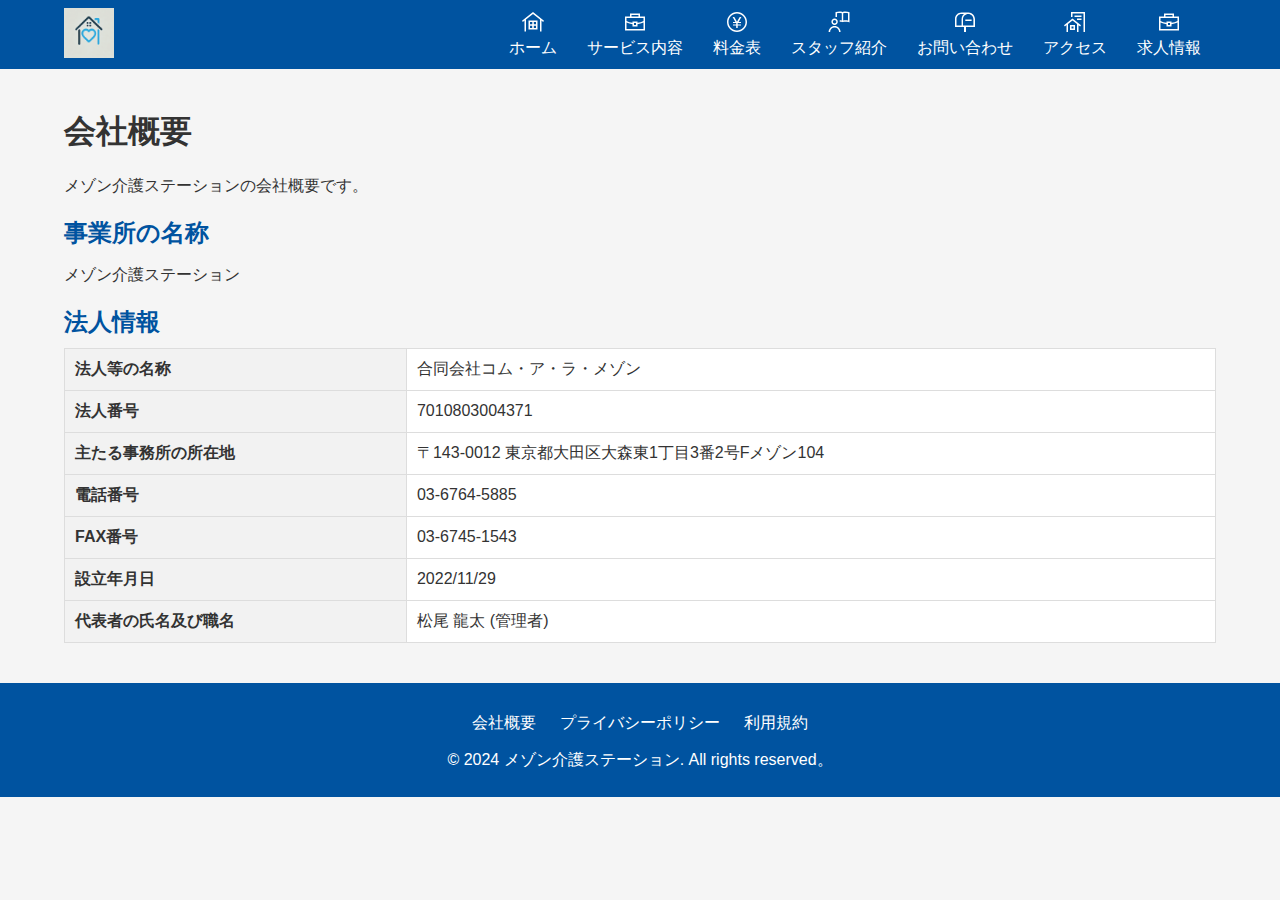
<file: about.html>
<!DOCTYPE html>
<html lang="ja">
<head>
    <meta charset="UTF-8">
    <meta name="viewport" content="width=device-width, initial-scale=1.0">
    <title>会社概要 - メゾン介護ステーション</title>
    <link rel="stylesheet" href="css/common.css">
    <link rel="stylesheet" href="css/about.css">
    <script defer src="js/loadComponents.js"></script>
    <script defer src="js/scripts.js"></script>
</head>
<body>
    <header class="site-header" role="banner">
    </header>
    <main class="main-content" role="main">
        <section class="about" aria-labelledby="about-heading">
            <div class="container">
                <h1 id="content-heading">会社概要</h1>
                <p>メゾン介護ステーションの会社概要です。</p>
                
                <div class="company-info">
                    <h2>事業所の名称</h2>
                    <p>メゾン介護ステーション</p>

                    <h2>法人情報</h2>
                    <table>
                        <tbody>
                            <tr>
                                <th>法人等の名称</th>
                                <td>合同会社コム・ア・ラ・メゾン</td>
                            </tr>
                            <tr>
                                <th>法人番号</th>
                                <td>7010803004371</td>
                            </tr>
                            <tr>
                                <th>主たる事務所の所在地</th>
                                <td>〒143-0012 東京都大田区大森東1丁目3番2号Fメゾン104</td>
                            </tr>
                            <tr>
                                <th>電話番号</th>
                                <td>03-6764-5885</td>
                            </tr>
                            <tr>
                                <th>FAX番号</th>
                                <td>03-6745-1543</td>
                            </tr>
                            <tr>
                                <th>設立年月日</th>
                                <td>2022/11/29</td>
                            </tr>
                            <tr>
                                <th>代表者の氏名及び職名</th>
                                <td>松尾 龍太 (管理者)</td>
                            </tr>
                        </tbody>
                    </table>
                </div>
            </div>
        </section>
    </main>
    <footer class="site-footer" role="contentinfo">
    </footer>
</body>
</html>
</file>
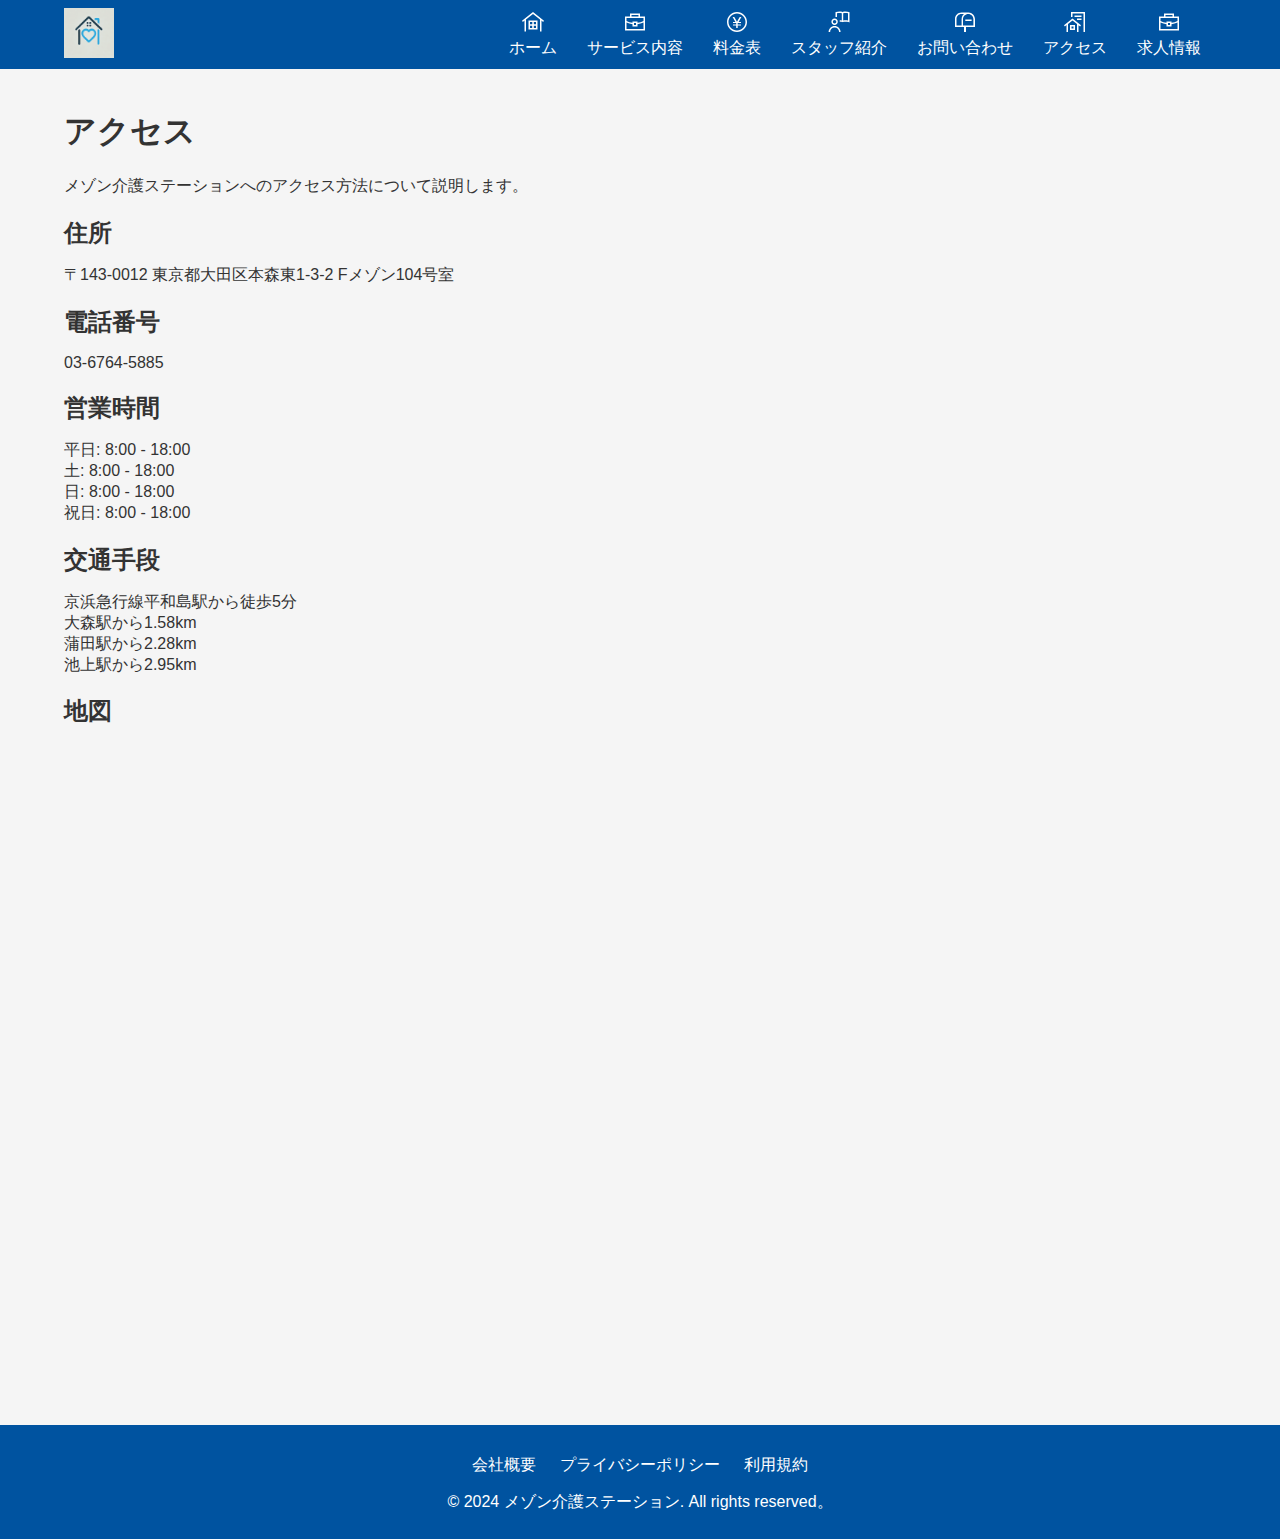
<file: access.html>
<!DOCTYPE html>
<html lang="ja">
<head>
    <meta charset="UTF-8">
    <meta name="viewport" content="width=device-width, initial-scale=1.0">
    <title>アクセス - メゾン介護ステーション</title>
    <link rel="stylesheet" href="css/common.css">
    <link rel="stylesheet" href="css/access.css">
    <script defer src="js/loadComponents.js"></script>
    <script defer src="js/scripts.js"></script>
</head>
<body>
    <header class="site-header" role="banner">
    </header>
    <main class="main-content" role="main">
        <section class="content" aria-labelledby="content-heading">
            <div class="container">
                <h1 id="content-heading">アクセス</h1>
                <p>メゾン介護ステーションへのアクセス方法について説明します。</p>

                <div class="access-info">
                    <h2>住所</h2>
                    <p>〒143-0012 東京都大田区本森東1-3-2 Fメゾン104号室</p>
                    
                    <h2>電話番号</h2>
                    <p>03-6764-5885</p>
                    
                    <h2>営業時間</h2>
                    <p>平日: 8:00 - 18:00<br>土: 8:00 - 18:00<br>日: 8:00 - 18:00<br>祝日: 8:00 - 18:00</p>
                    
                    <h2>交通手段</h2>
                    <p>京浜急行線平和島駅から徒歩5分<br>
                        大森駅から1.58km<br>
                        蒲田駅から2.28km<br>
                        池上駅から2.95km</p>
                </div>

                <div class="map">
                    <h2>地図</h2>
                    <div class="map-responsive">
                        <iframe src="https://www.google.com/maps/embed?pb=!1m14!1m8!1m3!1d12980.22069277406!2d139.735405!3d35.57703!3m2!1i1024!2i768!4f13.1!3m3!1m2!1s0x601861ba840a1471%3A0x18f5da9f59d26575!2z44Oh44K-44Oz44O744Ko44K544OI!5e0!3m2!1sja!2sus!4v1722530851878!5m2!1sja!2sus" width="600" height="450" style="border:0;" allowfullscreen="" loading="lazy" referrerpolicy="no-referrer-when-downgrade"></iframe>
                    </div>
            </div>
        </section>
    </main>
    <footer class="site-footer" role="contentinfo">
    </footer>
</body>
</html>
</file>
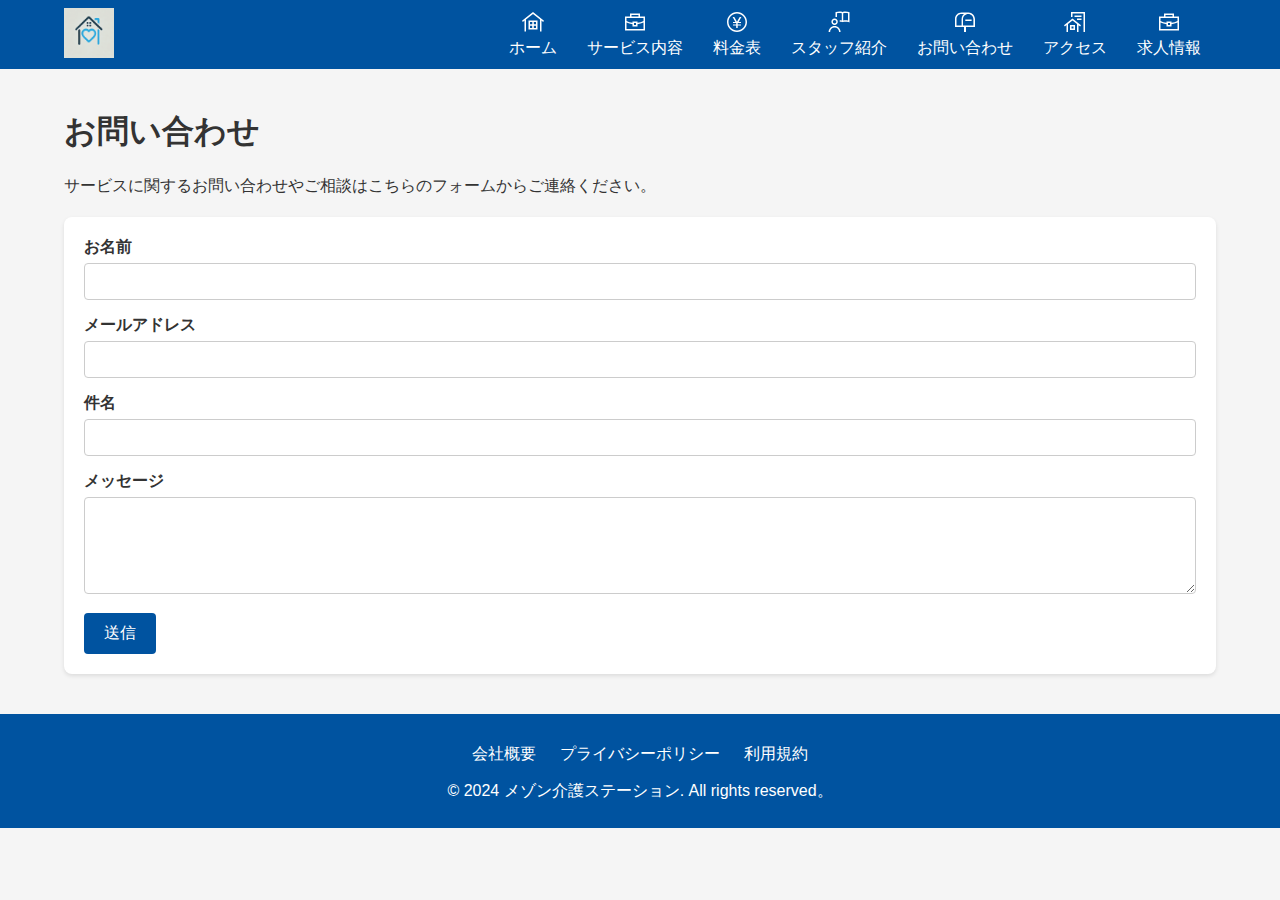
<file: contact.html>
<!DOCTYPE html>
<html lang="ja">
<head>
    <meta charset="UTF-8">
    <meta name="viewport" content="width=device-width, initial-scale=1.0">
    <title>お問い合わせ - メゾン介護ステーション</title>
    <link rel="stylesheet" href="css/common.css">
    <link rel="stylesheet" href="css/contact.css">
    <script defer src="js/loadComponents.js"></script>
    <script defer src="js/scripts.js"></script>
</head>
<body>
    <header class="site-header" role="banner">
    </header>
    <main class="main-content" role="main">
        <section class="content" aria-labelledby="content-heading">
            <div class="container">
                <h1 id="content-heading">お問い合わせ</h1>
                <p>サービスに関するお問い合わせやご相談はこちらのフォームからご連絡ください。</p>
                
                <form class="contact-form" action="submit_form.php" method="POST">
                    <div class="form-group">
                        <label for="name">お名前</label>
                        <input type="text" id="name" name="name" required>
                    </div>
                    <div class="form-group">
                        <label for="email">メールアドレス</label>
                        <input type="email" id="email" name="email" required>
                    </div>
                    <div class="form-group">
                        <label for="subject">件名</label>
                        <input type="text" id="subject" name="subject" required>
                    </div>
                    <div class="form-group">
                        <label for="message">メッセージ</label>
                        <textarea id="message" name="message" rows="5" required></textarea>
                    </div>
                    <button type="submit" class="submit-button">送信</button>
                </form>
            </div>
        </section>
    </main>
    <footer class="site-footer" role="contentinfo">
    </footer>
</body>
</html>
</file>
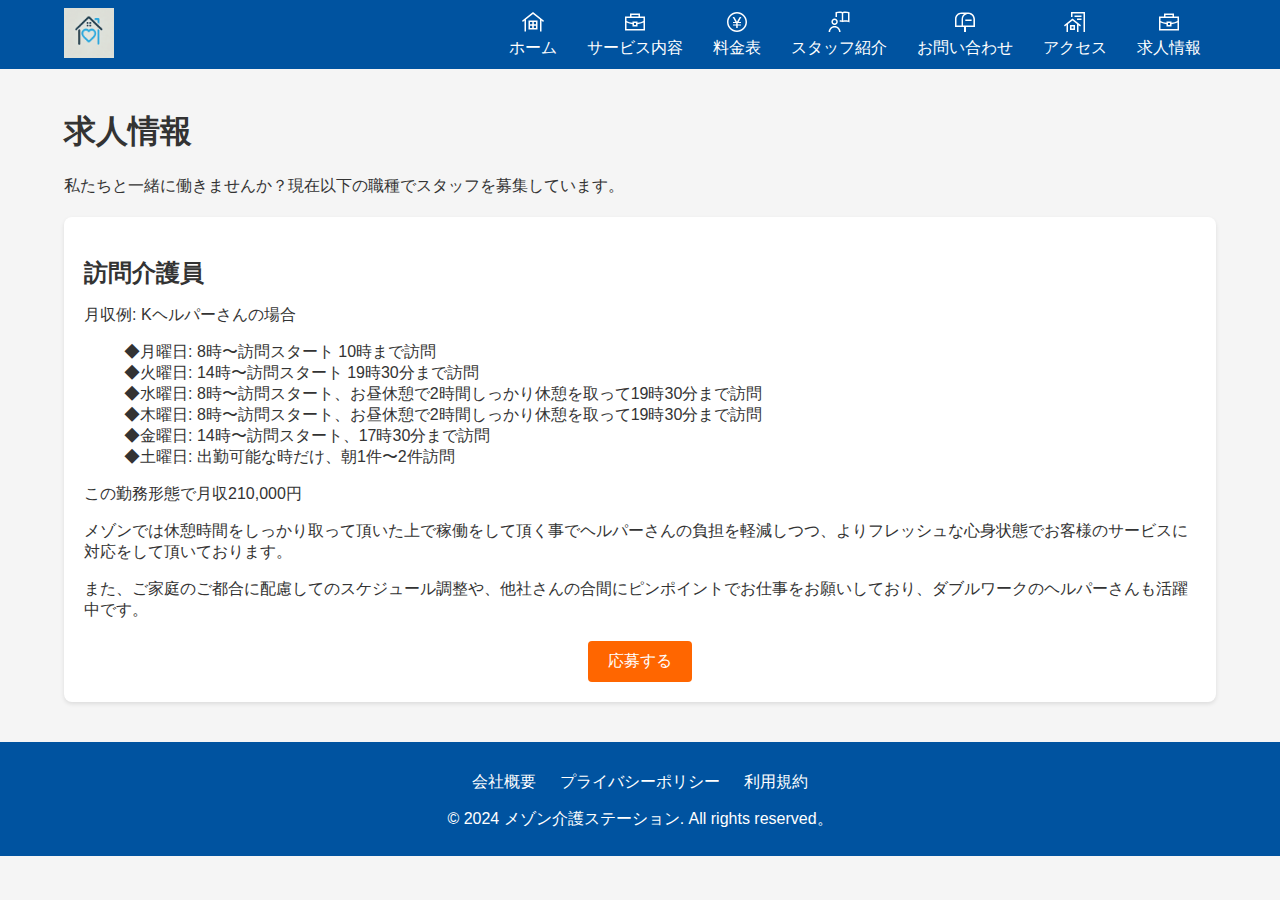
<file: jobs.html>
<!DOCTYPE html>
<html lang="ja">
<head>
    <meta charset="UTF-8">
    <meta name="viewport" content="width=device-width, initial-scale=1.0">
    <title>求人情報 - メゾン介護ステーション</title>
    <link rel="stylesheet" href="css/common.css">
    <link rel="stylesheet" href="css/jobs.css">
    <script defer src="js/loadComponents.js"></script>
    <script defer src="js/scripts.js"></script>
</head>
<body>
    <header class="site-header" role="banner">
    </header>
    <main class="main-content" role="main">
        <section class="content" aria-labelledby="content-heading">
            <div class="container">
                <h1 id="content-heading">求人情報</h1>
                <p>私たちと一緒に働きませんか？現在以下の職種でスタッフを募集しています。</p>

                <div class="job-list">
                    <div class="job-item">
                        <h2>訪問介護員</h2>
                        <p>月収例: Kヘルパーさんの場合</p>
                        <ul>
                            <li>◆月曜日: 8時〜訪問スタート 10時まで訪問</li>
                            <li>◆火曜日: 14時〜訪問スタート 19時30分まで訪問</li>
                            <li>◆水曜日: 8時〜訪問スタート、お昼休憩で2時間しっかり休憩を取って19時30分まで訪問</li>
                            <li>◆木曜日: 8時〜訪問スタート、お昼休憩で2時間しっかり休憩を取って19時30分まで訪問</li>
                            <li>◆金曜日: 14時〜訪問スタート、17時30分まで訪問</li>
                            <li>◆土曜日: 出勤可能な時だけ、朝1件〜2件訪問</li>
                        </ul>
                        <p>この勤務形態で月収210,000円</p>
                        <p>メゾンでは休憩時間をしっかり取って頂いた上で稼働をして頂く事でヘルパーさんの負担を軽減しつつ、よりフレッシュな心身状態でお客様のサービスに対応をして頂いております。</p>
                        <p>また、ご家庭のご都合に配慮してのスケジュール調整や、他社さんの合間にピンポイントでお仕事をお願いしており、ダブルワークのヘルパーさんも活躍中です。</p>
                        <div class="apply-button-container">
                            <button class="apply-button">応募する</button>
                        </div>
                    </div>
                </div>
            </div>
        </section>
    </main>
    <footer class="site-footer" role="contentinfo">
    </footer>
</body>
</html>
</file>
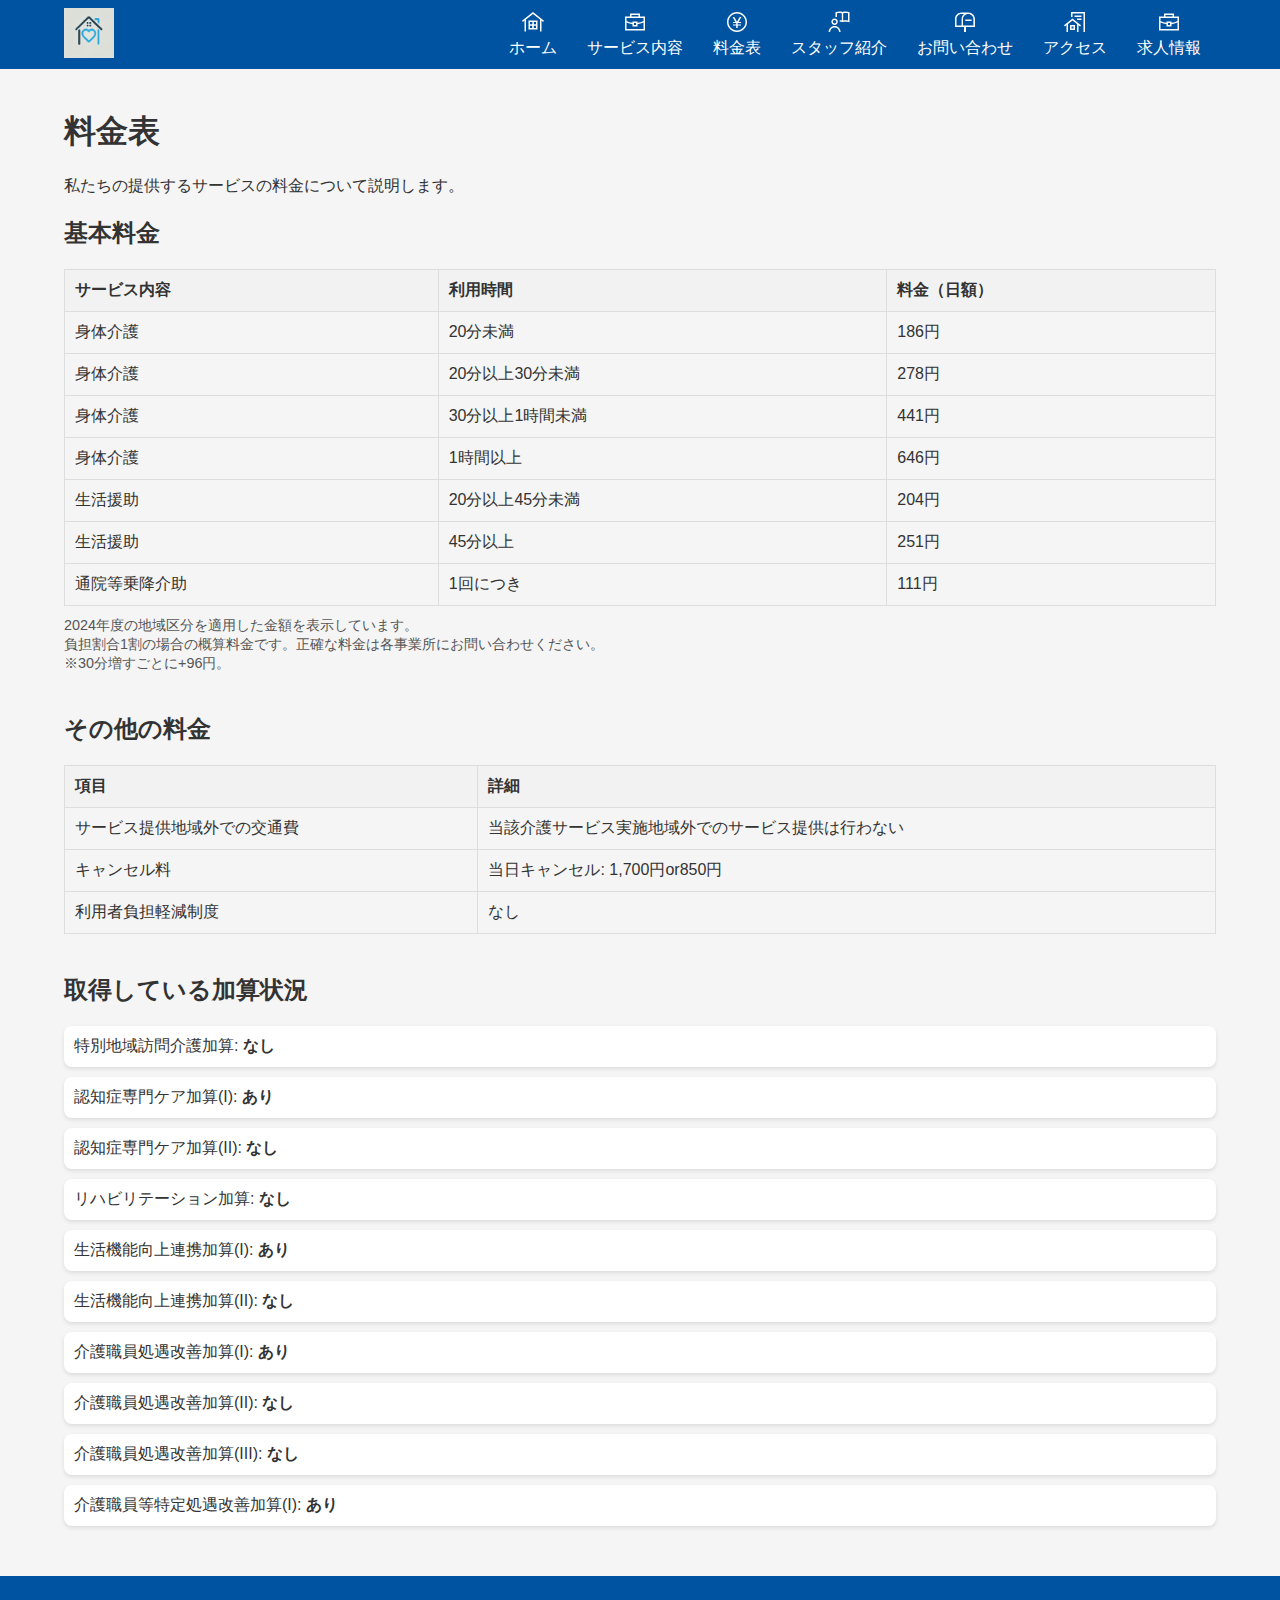
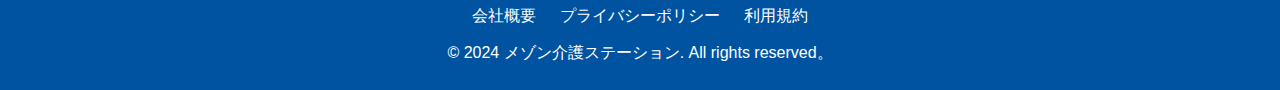
<file: pricing.html>
<!DOCTYPE html>
<html lang="ja">
<head>
    <meta charset="UTF-8">
    <meta name="viewport" content="width=device-width, initial-scale=1.0">
    <title>料金表 - メゾン介護ステーション</title>
    <link rel="stylesheet" href="css/common.css">
    <link rel="stylesheet" href="css/pricing.css">
    <script defer src="js/loadComponents.js"></script>
    <script defer src="js/scripts.js"></script>
</head>
<body>
    <header class="site-header" role="banner">
    </header>
    <main class="main-content" role="main">
        <section class="content" aria-labelledby="content-heading">
            <div class="container">
                <h1 id="content-heading">料金表</h1>
                <p>私たちの提供するサービスの料金について説明します。</p>

                <div class="pricing-table">
                    <h2>基本料金</h2>
                    <table>
                        <thead>
                            <tr>
                                <th>サービス内容</th>
                                <th>利用時間</th>
                                <th>料金（日額）</th>
                            </tr>
                        </thead>
                        <tbody>
                            <tr>
                                <td>身体介護</td>
                                <td>20分未満</td>
                                <td>186円</td>
                            </tr>
                            <tr>
                                <td>身体介護</td>
                                <td>20分以上30分未満</td>
                                <td>278円</td>
                            </tr>
                            <tr>
                                <td>身体介護</td>
                                <td>30分以上1時間未満</td>
                                <td>441円</td>
                            </tr>
                            <tr>
                                <td>身体介護</td>
                                <td>1時間以上</td>
                                <td>646円</td>
                            </tr>
                            <tr>
                                <td>生活援助</td>
                                <td>20分以上45分未満</td>
                                <td>204円</td>
                            </tr>
                            <tr>
                                <td>生活援助</td>
                                <td>45分以上</td>
                                <td>251円</td>
                            </tr>
                            <tr>
                                <td>通院等乗降介助</td>
                                <td>1回につき</td>
                                <td>111円</td>
                            </tr>
                        </tbody>
                    </table>
                    <p class="note">2024年度の地域区分を適用した金額を表示しています。<br>
                        負担割合1割の場合の概算料金です。正確な料金は各事業所にお問い合わせください。<br>
                        ※30分増すごとに+96円。</p>
                </div>

                <div class="additional-charges">
                    <h2>その他の料金</h2>
                    <table>
                        <thead>
                            <tr>
                                <th>項目</th>
                                <th>詳細</th>
                            </tr>
                        </thead>
                        <tbody>
                            <tr>
                                <td>サービス提供地域外での交通費</td>
                                <td>当該介護サービス実施地域外でのサービス提供は行わない</td>
                            </tr>
                            <tr>
                                <td>キャンセル料</td>
                                <td>当日キャンセル: 1,700円or850円</td>
                            </tr>
                            <tr>
                                <td>利用者負担軽減制度</td>
                                <td>なし</td>
                            </tr>
                        </tbody>
                    </table>
                </div>

                <div class="benefits">
                    <h2>取得している加算状況</h2>
                    <div class="benefit-item">特別地域訪問介護加算: <span>なし</span></div>
                    <div class="benefit-item">認知症専門ケア加算(I): <span>あり</span></div>
                    <div class="benefit-item">認知症専門ケア加算(II): <span>なし</span></div>
                    <div class="benefit-item">リハビリテーション加算: <span>なし</span></div>
                    <div class="benefit-item">生活機能向上連携加算(I): <span>あり</span></div>
                    <div class="benefit-item">生活機能向上連携加算(II): <span>なし</span></div>
                    <div class="benefit-item">介護職員処遇改善加算(I): <span>あり</span></div>
                    <div class="benefit-item">介護職員処遇改善加算(II): <span>なし</span></div>
                    <div class="benefit-item">介護職員処遇改善加算(III): <span>なし</span></div>
                    <div class="benefit-item">介護職員等特定処遇改善加算(I): <span>あり</span></div>
                </div>
            </div>
        </section>
    </main>
    <footer class="site-footer" role="contentinfo">
    </footer>
</body>
</html>
</file>
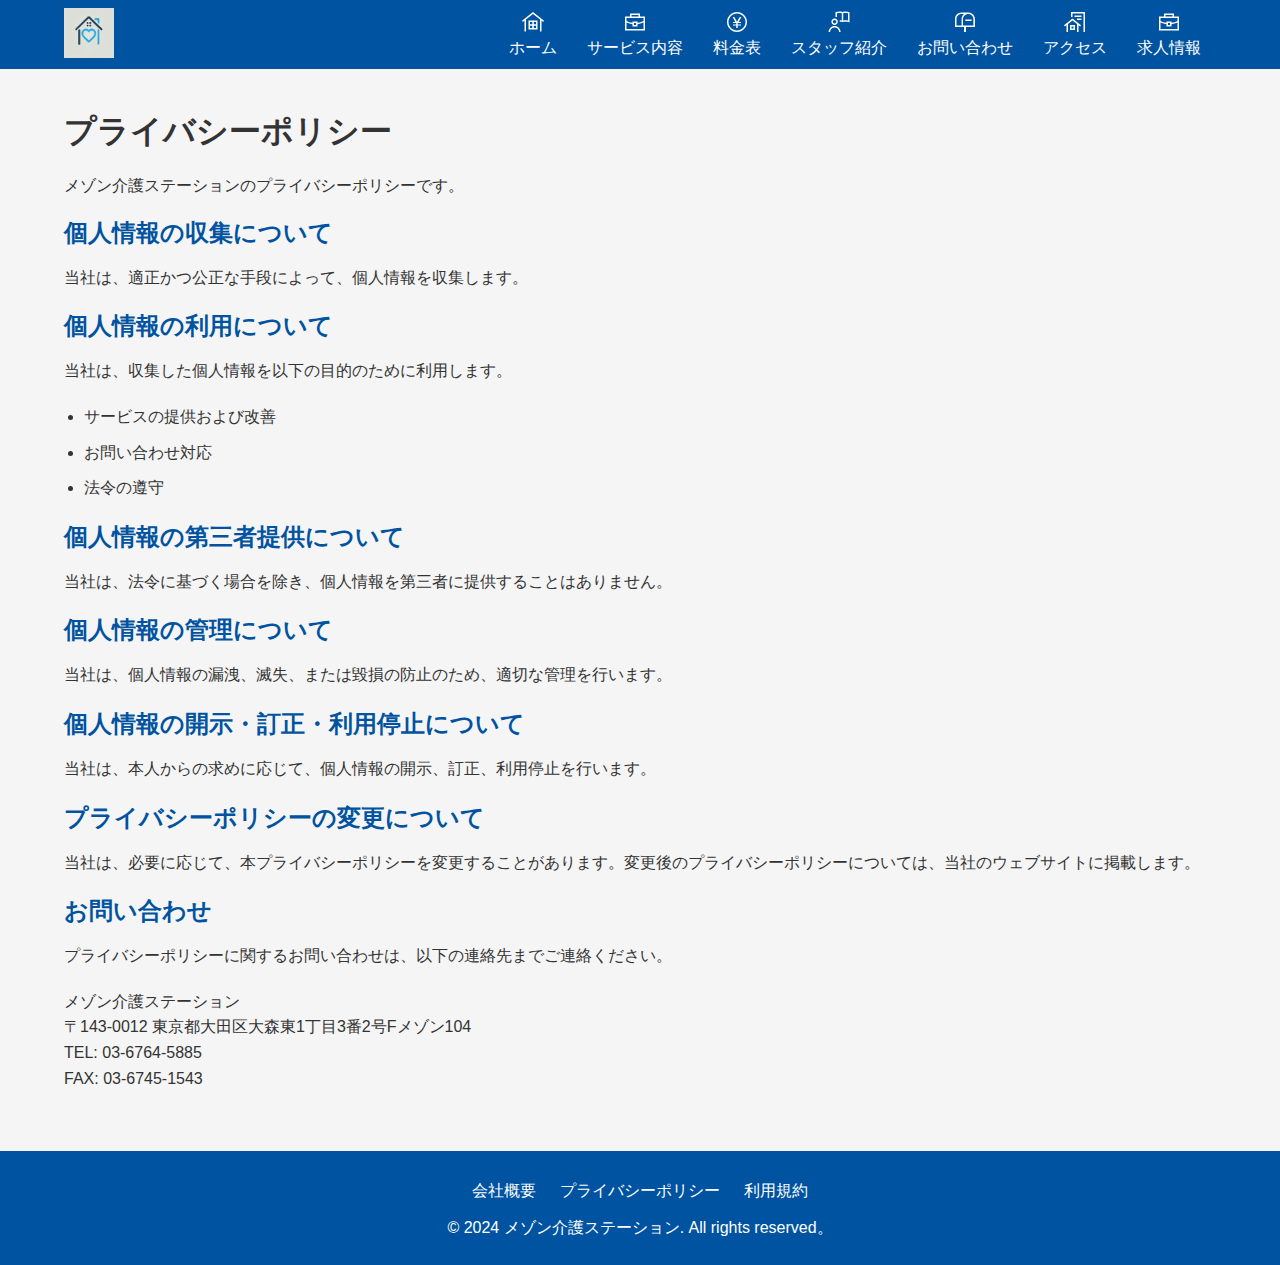
<file: privacy.html>
<!DOCTYPE html>
<html lang="ja">
<head>
    <meta charset="UTF-8">
    <meta name="viewport" content="width=device-width, initial-scale=1.0">
    <title>プライバシーポリシー - メゾン介護ステーション</title>
    <link rel="stylesheet" href="css/common.css">
    <link rel="stylesheet" href="css/privacy.css">
    <script defer src="js/loadComponents.js"></script>
    <script defer src="js/scripts.js"></script>
</head>
<body>
    <header class="site-header" role="banner">
    </header>
    <main class="main-content" role="main">
        <section class="privacy" aria-labelledby="privacy-heading">
            <div class="container">
                <h1 id="content-heading">プライバシーポリシー</h1>
                <p>メゾン介護ステーションのプライバシーポリシーです。</p>
                
                <div class="privacy-policy">
                    <h2>個人情報の収集について</h2>
                    <p>当社は、適正かつ公正な手段によって、個人情報を収集します。</p>

                    <h2>個人情報の利用について</h2>
                    <p>当社は、収集した個人情報を以下の目的のために利用します。</p>
                    <ul>
                        <li>サービスの提供および改善</li>
                        <li>お問い合わせ対応</li>
                        <li>法令の遵守</li>
                    </ul>

                    <h2>個人情報の第三者提供について</h2>
                    <p>当社は、法令に基づく場合を除き、個人情報を第三者に提供することはありません。</p>

                    <h2>個人情報の管理について</h2>
                    <p>当社は、個人情報の漏洩、滅失、または毀損の防止のため、適切な管理を行います。</p>

                    <h2>個人情報の開示・訂正・利用停止について</h2>
                    <p>当社は、本人からの求めに応じて、個人情報の開示、訂正、利用停止を行います。</p>

                    <h2>プライバシーポリシーの変更について</h2>
                    <p>当社は、必要に応じて、本プライバシーポリシーを変更することがあります。変更後のプライバシーポリシーについては、当社のウェブサイトに掲載します。</p>

                    <h2>お問い合わせ</h2>
                    <p>プライバシーポリシーに関するお問い合わせは、以下の連絡先までご連絡ください。</p>
                    <p>メゾン介護ステーション<br>
                        〒143-0012 東京都大田区大森東1丁目3番2号Fメゾン104<br>
                        TEL: 03-6764-5885<br>
                        FAX: 03-6745-1543
                    </p>
                </div>
            </div>
        </section>
    </main>
    <footer class="site-footer" role="contentinfo">
    </footer>
</body>
</html>
</file>
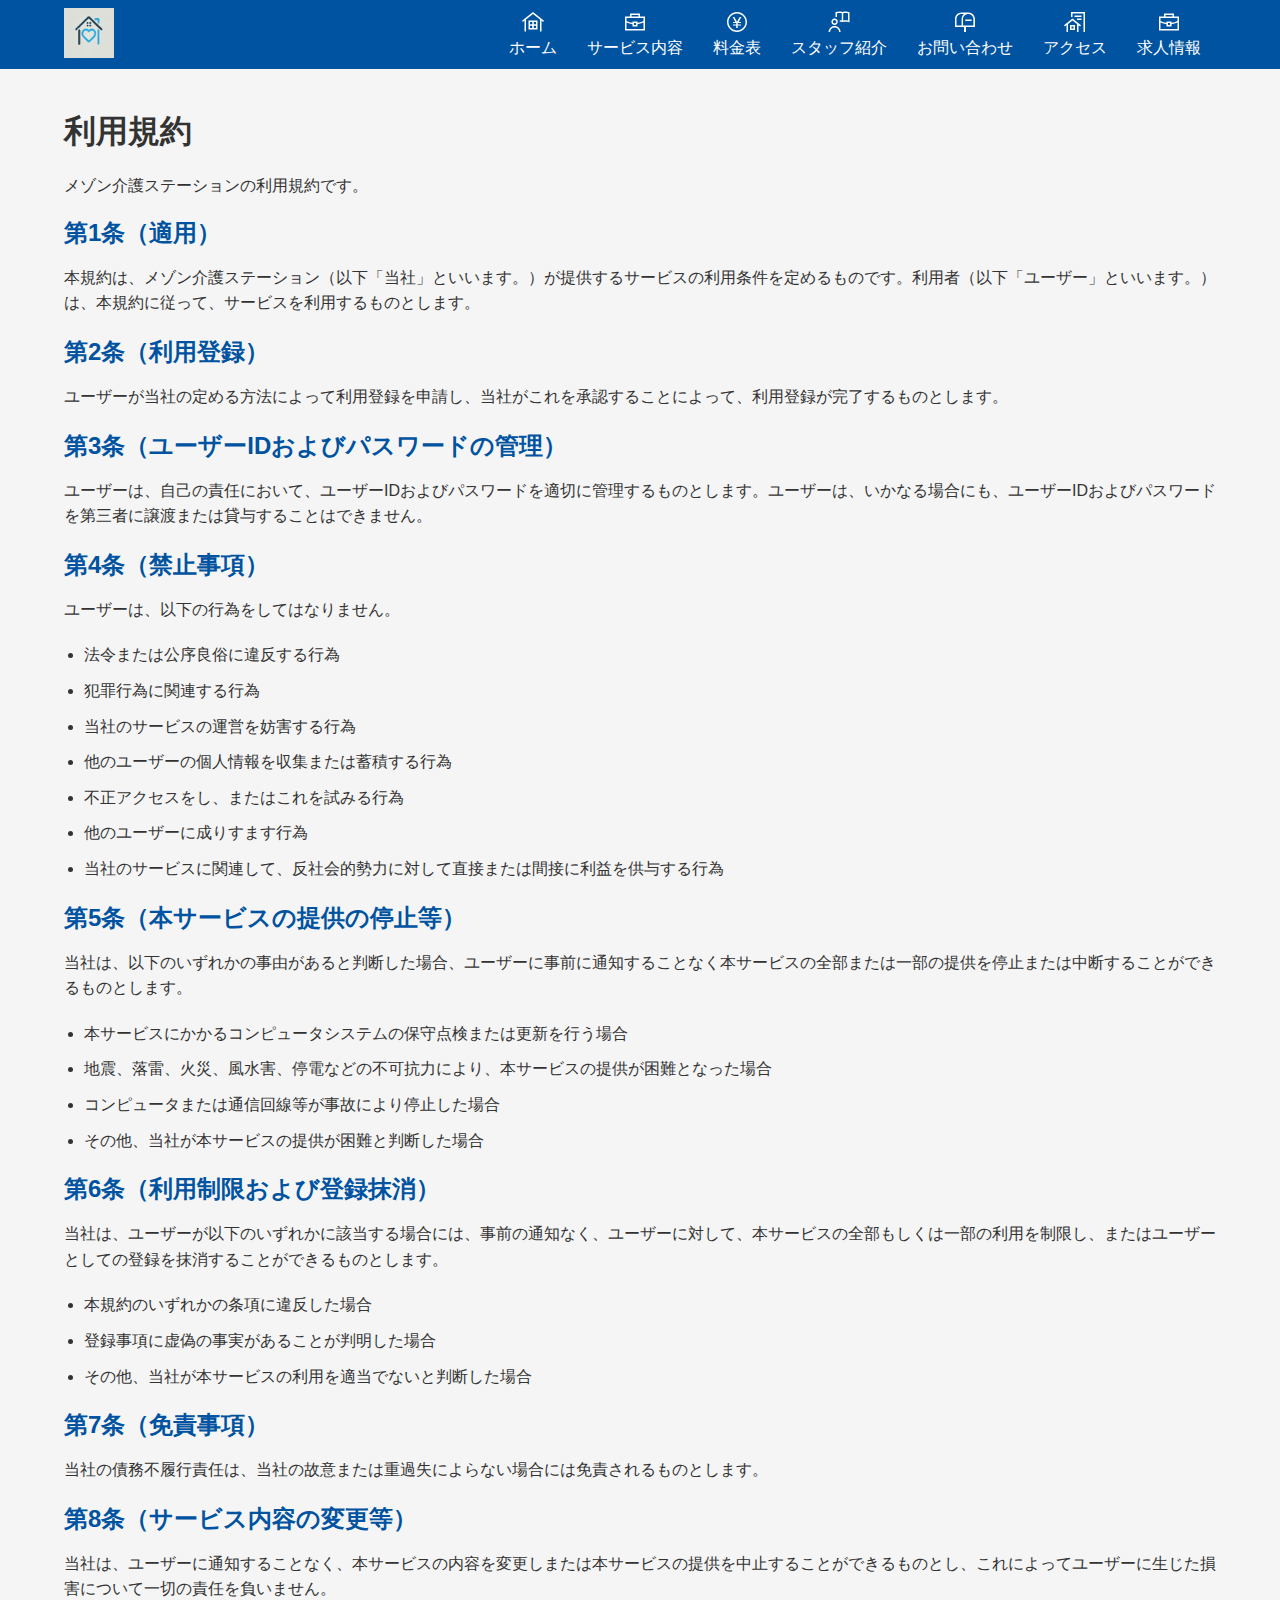
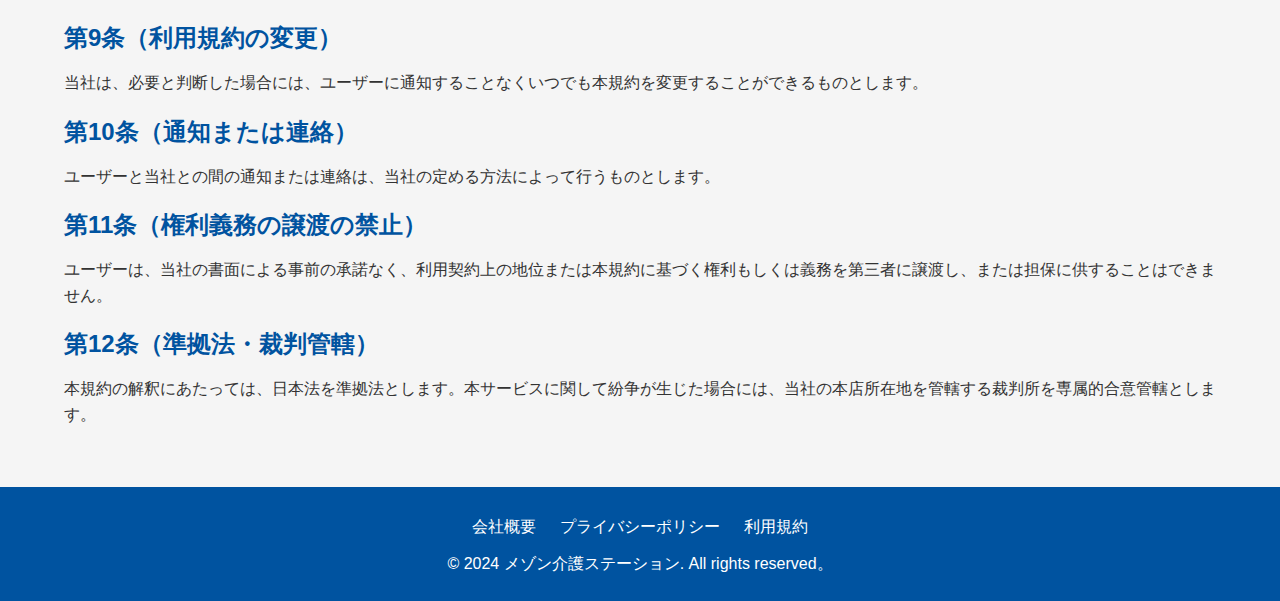
<file: terms.html>
<!DOCTYPE html>
<html lang="ja">
<head>
    <meta charset="UTF-8">
    <meta name="viewport" content="width=device-width, initial-scale=1.0">
    <title>利用規約 - メゾン介護ステーション</title>
    <link rel="stylesheet" href="css/common.css">
    <link rel="stylesheet" href="css/terms.css">
    <script defer src="js/loadComponents.js"></script>
    <script defer src="js/scripts.js"></script>
</head>
<body>
    <header class="site-header" role="banner">
    </header>
    <main class="main-content" role="main">
        <section class="terms" aria-labelledby="terms-heading">
            <div class="container">
                <h1 id="content-heading">利用規約</h1>
                <p>メゾン介護ステーションの利用規約です。</p>
                
                <div class="terms-content">
                    <h2>第1条（適用）</h2>
                    <p>本規約は、メゾン介護ステーション（以下「当社」といいます。）が提供するサービスの利用条件を定めるものです。利用者（以下「ユーザー」といいます。）は、本規約に従って、サービスを利用するものとします。</p>

                    <h2>第2条（利用登録）</h2>
                    <p>ユーザーが当社の定める方法によって利用登録を申請し、当社がこれを承認することによって、利用登録が完了するものとします。</p>

                    <h2>第3条（ユーザーIDおよびパスワードの管理）</h2>
                    <p>ユーザーは、自己の責任において、ユーザーIDおよびパスワードを適切に管理するものとします。ユーザーは、いかなる場合にも、ユーザーIDおよびパスワードを第三者に譲渡または貸与することはできません。</p>

                    <h2>第4条（禁止事項）</h2>
                    <p>ユーザーは、以下の行為をしてはなりません。</p>
                    <ul>
                        <li>法令または公序良俗に違反する行為</li>
                        <li>犯罪行為に関連する行為</li>
                        <li>当社のサービスの運営を妨害する行為</li>
                        <li>他のユーザーの個人情報を収集または蓄積する行為</li>
                        <li>不正アクセスをし、またはこれを試みる行為</li>
                        <li>他のユーザーに成りすます行為</li>
                        <li>当社のサービスに関連して、反社会的勢力に対して直接または間接に利益を供与する行為</li>
                    </ul>

                    <h2>第5条（本サービスの提供の停止等）</h2>
                    <p>当社は、以下のいずれかの事由があると判断した場合、ユーザーに事前に通知することなく本サービスの全部または一部の提供を停止または中断することができるものとします。</p>
                    <ul>
                        <li>本サービスにかかるコンピュータシステムの保守点検または更新を行う場合</li>
                        <li>地震、落雷、火災、風水害、停電などの不可抗力により、本サービスの提供が困難となった場合</li>
                        <li>コンピュータまたは通信回線等が事故により停止した場合</li>
                        <li>その他、当社が本サービスの提供が困難と判断した場合</li>
                    </ul>

                    <h2>第6条（利用制限および登録抹消）</h2>
                    <p>当社は、ユーザーが以下のいずれかに該当する場合には、事前の通知なく、ユーザーに対して、本サービスの全部もしくは一部の利用を制限し、またはユーザーとしての登録を抹消することができるものとします。</p>
                    <ul>
                        <li>本規約のいずれかの条項に違反した場合</li>
                        <li>登録事項に虚偽の事実があることが判明した場合</li>
                        <li>その他、当社が本サービスの利用を適当でないと判断した場合</li>
                    </ul>

                    <h2>第7条（免責事項）</h2>
                    <p>当社の債務不履行責任は、当社の故意または重過失によらない場合には免責されるものとします。</p>

                    <h2>第8条（サービス内容の変更等）</h2>
                    <p>当社は、ユーザーに通知することなく、本サービスの内容を変更しまたは本サービスの提供を中止することができるものとし、これによってユーザーに生じた損害について一切の責任を負いません。</p>

                    <h2>第9条（利用規約の変更）</h2>
                    <p>当社は、必要と判断した場合には、ユーザーに通知することなくいつでも本規約を変更することができるものとします。</p>

                    <h2>第10条（通知または連絡）</h2>
                    <p>ユーザーと当社との間の通知または連絡は、当社の定める方法によって行うものとします。</p>

                    <h2>第11条（権利義務の譲渡の禁止）</h2>
                    <p>ユーザーは、当社の書面による事前の承諾なく、利用契約上の地位または本規約に基づく権利もしくは義務を第三者に譲渡し、または担保に供することはできません。</p>

                    <h2>第12条（準拠法・裁判管轄）</h2>
                    <p>本規約の解釈にあたっては、日本法を準拠法とします。本サービスに関して紛争が生じた場合には、当社の本店所在地を管轄する裁判所を専属的合意管轄とします。</p>
                </div>
            </div>
        </section>
    </main>
    <footer class="site-footer" role="contentinfo">
    </footer>
</body>
</html>
</file>
<file: css/common.css>
/* common.css */
html {
    font-size: 16px; /* これが1remとなる基準 */
}

body {
    font-family: "Noto Sans JP", sans-serif;
    margin: 0;
    padding: 0;
    background-color: #f5f5f5;
    color: #333;
}

.container {
    width: 90%;
    max-width: 1200px;
    margin: 0 auto;
}


.site-header {
    background-color: #0053a0;
}

.site-header .container {
    display: flex;
    justify-content: space-between;
    align-items: center;
    padding: 0 1.25rem; /* 20px -> 1.25rem */
}

.logo {
    height: 3.125rem; /* 50px -> 3.125rem */
}

.hamburger {
    display: none;
    background: none;
    border: none;
    cursor: pointer;
    padding: 0.625rem; /* 10px -> 0.625rem */
}

.hamburger img {
    width: 2.5rem; /* 40px -> 2.5rem */
    height: auto;
}

.nav-list {
    display: flex;
    list-style: none;
    padding: 0;
    margin: 0;
    align-items: center;
    flex-wrap: nowrap;
}

.nav-list li {
    padding: 0.625rem 0.9375rem; /* 10px 15px -> 0.625rem 0.9375rem */
}

.nav-list li a {
    color: #fff;
    text-decoration: none;
    display: flex;
    align-items: center;
    flex-direction: column; /* アイコンとテキストを縦に並べる */
}

.nav-list li a img {
    margin-bottom: 0.25rem; /* 4px -> 0.25rem */
}

.main-content {
    padding: 1.25rem 0; /* 20px -> 1.25rem */
}

.hero {
    background-color: #e9f4ff;
    padding: 2.5rem 0; /* 40px -> 2.5rem */
    text-align: center;
}

.hero h1 {
    font-size: 2.5em; /* サイズはemで保持 */
    margin: 0 0 1.25rem; /* 20px -> 1.25rem */
}

.hero p {
    font-size: 1.2em;
}

.services {
    padding: 2.5rem 0; /* 40px -> 2.5rem */
    text-align: center;
}

.services h2 {
    font-size: 2em;
    margin-bottom: 1.25rem; /* 20px -> 1.25rem */
}

.service-cards {
    display: flex;
    flex-wrap: wrap;
    justify-content: space-around;
}

.card {
    background-color: #fff;
    border-radius: 0.5rem;
    box-shadow: 0 0.125rem 0.25rem rgba(0, 0, 0, 0.1); /* 2px 4px -> 0.125rem 0.25rem */
    padding: 1.25rem;
    margin: 1rem;
    width: 300px;
    text-align: center;
}

.card img {
    height: 4rem;
    margin-bottom: 1rem;
}

.card h3 {
    font-size: 1.5em;
    margin: 0 0 0.625rem; /* 10px -> 0.625rem */
}

.card p {
    font-size: 1em;
}

.contact {
    background-color: #e9f4ff;
    padding: 2.5rem 0; /* 40px -> 2.5rem */
    text-align: center;
}

.contact h2 {
    font-size: 2em;
    margin-bottom: 1.25rem; /* 20px -> 1.25rem */
}

.site-footer {
    background-color: #0053a0;
    color: #fff;
    text-align: center;
    padding: 0.625rem 0; /* 10px -> 0.625rem */
    margin-top: 1.25rem; /* 20px -> 1.25rem */
}

/* フッターのリンク */
.footer-links {
    margin-top: 1.25rem; /* 20px -> 1.25rem */
    text-align: center;
}

.footer-links a {
    color: #fff;
    text-decoration: none;
    margin: 0 0.625rem; /* 10px -> 0.625rem */
}


/* タブレットビューの基本スタイル */
@media (max-width: 48rem) { /* 768px */
    .hamburger {
        display: block; /* タブレットデバイスでもハンバーガーメニューを表示 */
    }

    .nav-list {
        position: fixed;
        top: 3.75rem; /* 60px -> 3.75rem */
        left: 0;
        right: 0;
        background-color: #0053a0; /* 青の背景色を設定 */
        flex-direction: column;
        display: none; /* メニューは非表示にしておく */
        padding: 1.25rem 0; /* 20px -> 1.25rem */
        box-shadow: 0 0.25rem 0.375rem rgba(0,0,0,0.1); /* 4px 6px -> 0.25rem 0.375rem */
    }

    .nav-list.active {
        display: flex; /* アクティブ時は表示 */
    }

    .nav-list li {
        padding: 0.625rem 1.25rem; /* 10px 20px -> 0.625rem 1.25rem */
        border-bottom: 0.0625rem solid #f5f5f5; /* 1px -> 0.0625rem */
    }
}

/* より小さなデバイス向けのスタイル */
@media (max-width: 26.625rem) { /* 426px */
    .nav-list {
        top: 3.75rem; /* 60px -> 3.75rem */
    }
}
</file>
<file: css/about.css>
/* about.css */
.company-info {
    margin-top: 20px;
}

.company-info h2 {
    font-size: 1.5em;
    margin-bottom: 10px;
    color: #0053a0; /* デザインガイドに準拠 */
}

.company-info table {
    width: 100%;
    border-collapse: collapse;
    margin-top: 10px;
}

.company-info th, .company-info td {
    border: 1px solid #ddd;
    padding: 10px;
    text-align: left;
}

.company-info th {
    background-color: #f2f2f2;
    font-weight: bold;
}

.company-info td {
    background-color: #fff;
}
</file>
<file: css/access.css>
/* access.css */
.access-info h2, .map h2 {
    font-size: 1.5em;
    margin-bottom: 10px;
}

.access-info p {
    font-size: 1em;
    margin-bottom: 10px;
}

.map-responsive {
    position: relative;
    overflow: hidden;
    padding-bottom: 56.25%; /* 16:9 aspect ratio */
    height: 0;
}

.map-responsive iframe {
    position: absolute;
    top: 0;
    left: 0;
    width: 100%;
    height: 100%;
    border: 0;
}
</file>
<file: css/contact.css>
/* contact.css */
.contact-form {
    background-color: #fff;
    padding: 20px;
    border-radius: 8px;
    box-shadow: 0 2px 4px rgba(0, 0, 0, 0.1);
    margin-top: 20px;
}

.form-group {
    margin-bottom: 15px;
}

.form-group label {
    display: block;
    font-weight: bold;
    margin-bottom: 5px;
}

.form-group input, .form-group textarea {
    width: 100%;
    padding: 10px;
    border: 1px solid #ccc;
    border-radius: 4px;
    box-sizing: border-box;
}

.form-group input:focus, .form-group textarea:focus {
    outline: none;
    border-color: #0053a0;
}

.submit-button {
    background-color: #0053a0;
    color: #fff;
    padding: 10px 20px;
    border: none;
    border-radius: 4px;
    cursor: pointer;
    font-size: 1em;
}

.submit-button:hover {
    background-color: #004080;
}
</file>
<file: css/jobs.css>
/* jobs.css */
.job-list {
    display: flex;
    flex-wrap: wrap;
    gap: 20px;
    margin-top: 20px;
}

.job-item {
    background-color: #fff;
    padding: 20px;
    border-radius: 8px;
    box-shadow: 0 2px 4px rgba(0, 0, 0, 0.1);
    flex: 1;
    min-width: 200px;
    transition: transform 0.3s;
}

.job-item li {
    list-style: none;
}

.job-item h2 {
    font-size: 1.5em;
    margin-bottom: 10px;
}

.job-item p {
    font-size: 1em;
    margin-bottom: 10px;
}

.apply-button-container {
    display: flex;
    justify-content: center;
    margin-top: 20px;
}

.apply-button {
    background-color: #ff6600;
    color: #fff;
    padding: 10px 20px;
    border: none;
    border-radius: 4px;
    cursor: pointer;
    font-size: 1em;
    transition: background-color 0.3s;
}

.apply-button:hover {
    background-color: #e65c00;
}

.job-item:hover {
    transform: translateY(-5px);
}
</file>
<file: css/pricing.css>
/* pricing.css */
.pricing-table {
    margin-top: 20px;
}

.pricing-table table {
    width: 100%;
    border-collapse: collapse;
}

.pricing-table th, .pricing-table td {
    border: 1px solid #ddd;
    padding: 10px;
    text-align: left;
}

.pricing-table th {
    background-color: #f2f2f2;
    font-weight: bold;
}

.pricing-table .note {
    margin-top: 10px;
    font-size: 0.9em;
    color: #555;
}

.additional-charges {
    margin-top: 40px;
}

.additional-charges table {
    width: 100%;
    border-collapse: collapse;
}

.additional-charges th, .additional-charges td {
    border: 1px solid #ddd;
    padding: 10px;
    text-align: left;
}

.additional-charges th {
    background-color: #f2f2f2;
    font-weight: bold;
}

.benefits {
    margin-top: 40px;
}

.benefits .benefit-item {
    background-color: #fff;
    padding: 10px;
    margin-bottom: 10px;
    border-radius: 8px;
    box-shadow: 0 2px 4px rgba(0, 0, 0, 0.1);
}

.benefits .benefit-item span {
    font-weight: bold;
}
</file>
<file: css/privacy.css>
/* privacy.css */
.privacy-policy {
    margin-top: 20px;
}

.privacy-policy h2 {
    font-size: 1.5em;
    margin-bottom: 10px;
    color: #0053a0; /* デザインガイドに準拠 */
}

.privacy-policy p, .privacy-policy ul {
    font-size: 1em;
    margin-bottom: 20px;
    line-height: 1.6;
}

.privacy-policy ul {
    list-style-type: disc;
    padding-left: 20px;
}

.privacy-policy ul li {
    margin-bottom: 10px;
}
</file>
<file: css/terms.css>
/* terms.css */
.terms-content {
    margin-top: 20px;
}

.terms-content h2 {
    font-size: 1.5em;
    margin-bottom: 10px;
    color: #0053a0; /* デザインガイドに準拠 */
}

.terms-content p, .terms-content ul {
    font-size: 1em;
    margin-bottom: 20px;
    line-height: 1.6;
}

.terms-content ul {
    list-style-type: disc;
    padding-left: 20px;
}

.terms-content ul li {
    margin-bottom: 10px;
}
</file>
